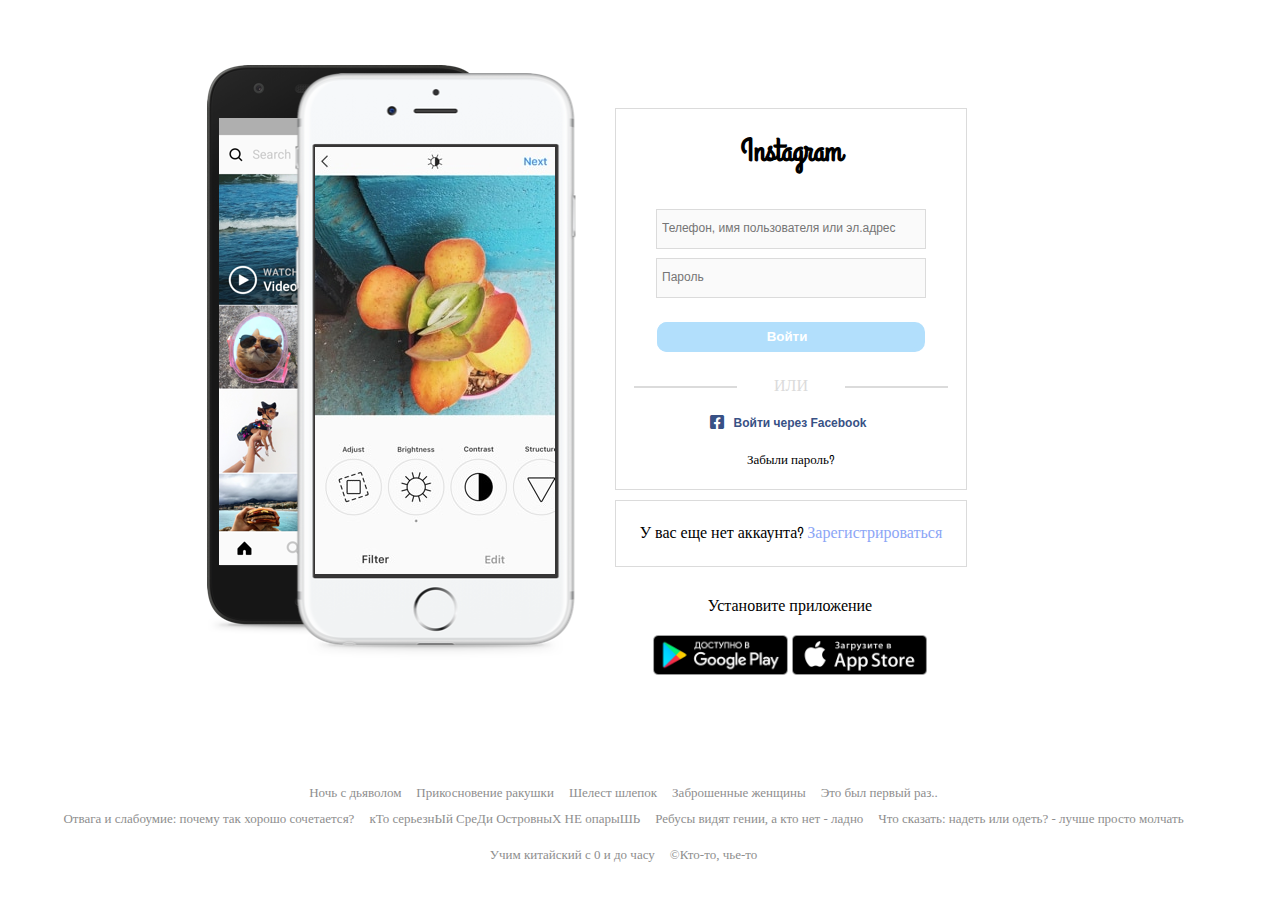
<file: inst/index.html>
<!DOCTYPE html>
<html lang="en">
<head>
    <meta charset="UTF-8">
    <title>Document</title>
    <link rel="stylesheet" href="style.css">
    <link rel="preconnect" href="https://fonts.googleapis.com">
<link rel="preconnect" href="https://fonts.gstatic.com" crossorigin>
<link href="https://fonts.googleapis.com/css2?family=Grand+Hotel&display=swap" rel="stylesheet">
<link rel="stylesheet" href="my-style.css">
</head>
<body>
    <main>
       <div class="background">
       
        <div class="app">
            <div class="img_box">
               <div class="img1"><img src="img/1.jpg" alt=""></div>
                <div class="img2"><img src="img/2.jpg" alt=""></div>
                <div class="img3"><img src="img/3.jpg" alt=""></div>
                <div class="img4"><img src="img/4.jpg" alt=""></div>
                <div class="img5"><img src="img/5.jpg" alt=""></div>
            </div>
        </div>
        
        
        <div class="interface">
               <div class="window1">
                       
                        <h1>Instagram</h1>
                        <div class="login"><input type="text" placeholder="Телефон, имя пользователя или эл.адрес" size="40"></div>
                        <div class="password"><input type="text" placeholder="Пароль"></div>
                        <div class="sign_in"><button>Войти</button></div>
                        <div class="dividing_line">
                            
                            <div class="line1"></div>
                            <div class="or">ИЛИ</div>
                            <div class="line2"></div>
                            
                  </div>
                       
                       <div class = "window_el">
                        <span class="icon"><i class="icon-icon-custom"></i></span>
                        <span><button><a href="s">Войти через Facebook</a></button></span>
                        
                        
                        </div>
                        <div class="forget_password">
                
                <a href="s">Забыли пароль?</a>
                
                </div>
                        
           </div>
                
            <div class="window2">
                
                <span>У вас еще нет аккаунта?</span> <a href="s"><span>Зарегистрироваться</span></a>
                
            </div>
               
                   <div class="window3">
                    <span>Установите приложение</span>
                    <a href="s"><img src="img/button1.png" alt="" ></a>
                    <a href="s"><img src="img/button2.png" alt=""></a>
                    </div>        
                </div>
        </div>
    </main>
    
    <footer>
       
       <div class="el_footer">
        <div class="el_footer1">
            <div><a href="s">Ночь с дьяволом</a></div>
            <div><a href="s">Прикосновение ракушки</a></div>
            <div><a href="s">Шелест шлепок</a></div>
            <div><a href="s">Заброшенные женщины</a></div>
            <div><a href="s">Это был первый раз..</a></div>
        </div>
        <div class="el_footer2">
            <div><a href="s">Отвага и слабоумие: почему так хорошо сочетается?</a></div>
            <div><a href="https://www.google.com/search?q=%D1%82%D1%8B+%D1%81%D0%B4%D0%BE%D1%85%D0%BD%D0%B5%D1%88%D1%8C&rlz=1C1GCEU_ruRU971RU971&oq=%D1%82%D1%8B+%D1%81%D0%B4%D0%BE%D1%85%D0%BD%D0%B5%D1%88%D1%8C&aqs=chrome..69i57.3110j0j7&sourceid=chrome&ie=UTF-8">кТо серьезнЫй СреДи ОстровныХ НЕ опарыШЬ</a></div>
            <div><a href="s">Ребусы видят гении, а кто нет - ладно</a></div>
            <div> <a href="s">Что сказать: надеть или одеть? - лучше просто молчать</a></div>
        </div>
        <div class="el_footer3">
            <div><a href="s">Учим китайский с 0 и до часу</a></div>
            <div><a href="s">©Кто-то, чье-то</a></div>
        </div>
        </div>
    </footer>
</body>
</html>
</file>
<file: inst/style.css>
.app{
    width: 100px;
    height: 100px;

}

.interface{
    width: 500px;
    height: 500px;

}

.interface {}

.background{
    width: 100%;
    height: 700px;
    display: flex;
    justify-content: center;
    align-items: center;
}

.interface h1{
    font-family: 'Grand Hotel', cursive;
    text-align: center;
}

.window1{
    border: 1px solid #DBDBDB;
    height: 380px;
    width: 350px;
    display: flex;
    flex-direction: column;
    justify-content: space-between;

}

.window_el{
    text-align: center;
    margin-bottom: 3px;
}


.login{
    width: 268px;
    height: 38px;
    border: 1px solid #DBDBDB;
    align-self:center;
    background: #FAFAFA;
    margin-bottom: 5px;
    
}

.icon{
    
}

.password{
    width: 268px;
    height: 38px;
    border: 1px solid #DBDBDB;
    align-self: center;
        position: relative;
    bottom: 10px;
    background: #FAFAFA;
    
}

.sign_in{
     width: 268px;
    height: 30px;
    background: #B2DFFC;
    align-self: center;
    border-radius: 10px;
}

.dividing_line{
    display: flex;
    padding-top: 10px;
    justify-content: space-around;
}

.line1{
    border: 1px solid #DBDBDB;
    height: 0.1px;
    width: 101px;
    position: relative;
    top: 10px;
}

.or{
    font-family: 'Grand Hotel', cursive;
    color: #DBDBDB;
}

.line2{
    border: 1px solid #DBDBDB;
    height: 0.1px;
    width: 101px;
    position: relative;
    top: 10px;
    
}

.login input{
    border: 0px;
    height: 33px;
    width: 260px;
    padding-left: 5px;
    padding-top: 2px;
    font-size: 12px;
    background: #FAFAFA;
}

.login input:focus{
    outline: none;
}

.password input{
        border: 0px;
    height: 33px;
    width: 260px;
    padding-left: 5px;
    padding-top: 2px;
    font-size: 12px;
    background: #FAFAFA;
}

.password input:focus{
    outline: none;
}

.sign_in button{
    width: 260px;
    height: 30px;
    color: white;
    background: #B2DFFC;
    border: none;
    border-radius: 10px;
    font-weight: bold;
}

.window_el button{
    height: 20px;
    width: 145px;
    border: none;
    border-radius: 10px;
    font-weight: bold;
    font-size: 12px;
    align-self: center;
    background: white;

}

.window_el a{
    text-decoration: none;
    color: #385185;
}

.icon{
    position: relative;
    top: 2px;
    color: #385185;
}

.forget_password{
    text-align: center;
    margin-bottom: 20px;
}

.forget_password a{
    text-decoration: none;
    color: black;
    font-size: 13px;
    font-family: 'Grand Hotel';
    
}


.app{
    width: 450px;
    height: 620px;
    background: url(img/43cc71bb1b43.png);
}




.window2{
    border: 1px solid #DBDBDB;
    height: 65px;
    width: 350px;
    margin-top: 10px;
    display: flex;
    justify-content: center;
    align-items:center;
    font-family: 'Grand Hotel';
    font-weight: none;

}

.window2 a{
    text-decoration: none;
    color: #8CA6F6;
    margin-left: 3px;
}

.window3{
    width: 350px;
    text-align: center;
    margin-top: 30px;
}


.img_box{
  position: relative;

    top: 312px;
    left: 45px;

}


.img_box img{
  position: absolute;

  left: 0;
  right: 0;
  top: 0;
  bottom: 0;

 margin: auto;
    
}



.img5{ 
animation-name: move;
 animation-duration: 30s;
 animation-iteration-count: infinite;

}


@keyframes move{
    100%{
        opacity: 1;
    }
    
    99%{
        opacity: 0;
    }
    
    30%{
        opacity: 0
    }
    
    
    10%{
        opacity: 1;
    }
    
    
    0%{
        opacity: 1;
    }
    
    
}

.img4{
    animation-name: move;
 animation-duration: 30s;
    animation-delay: 7s;
 animation-iteration-count: infinite;
}

.img3{
    animation-name: move;
 animation-duration: 30s;
animation-delay: 13s;
 animation-iteration-count: infinite;
}

.img2{
    animation-name: move;
 animation-duration: 30s;
animation-delay: 20s;
 animation-iteration-count: infinite;
}

.img1{
    animation-name: move;
    animation-duration: 30s;
    animation-delay: 25s;
 animation-iteration-count: infinite;
}

.window3 img{
    width: 135px;
    height: 40px;
    
}

.window3 span{
    display: block;
    margin-bottom: 20px;
}


    
.el_footer{
    position: absolute;
    bottom: 95px;
    font-size: 13px;
    width: 95%;
    height: 30px;    

}

.el_footer1{
  display: flex;
    flex-direction: row;
    justify-content: center;
    margin-top: 10px;
    
}

.el_footer1 div{
    margin-left: 15px;
    text-decoration: none;
}

 .el_footer2{
 display: flex;
    flex-direction: row;
     justify-content: center;
         margin-top: 10px;
         flex-wrap: wrap;
}

.el_footer2 div{
    margin-left: 15px;
    text-decoration: none;
}

 .el_footer3{
 display: flex;
    flex-direction: row;
     justify-content: center;
         margin-top: 20px;
     text-decoration: none;

}

.el_footer1 a{
    text-decoration: none;
    color: #8E8E8E;
}


.el_footer2 a{
    text-decoration: none;
    color: #8E8E8E;
}

.el_footer3 a{
    text-decoration: none;
    color: #8E8E8E;
}


.el_footer3 div{
    margin-left: 15px;
}
</file>
<file: inst/my-style.css>
@font-face {
  font-family: 'icomoon';
  src:  url('fonts/icomoon.eot?he2woq');
  src:  url('fonts/icomoon.eot?he2woq#iefix') format('embedded-opentype'),
    url('fonts/icomoon.ttf?he2woq') format('truetype'),
    url('fonts/icomoon.woff?he2woq') format('woff'),
    url('fonts/icomoon.svg?he2woq#icomoon') format('svg');
  font-weight: normal;
  font-style: normal;
  font-display: block;
}

[class^="icon-"], [class*=" icon-"] {
  /* use !important to prevent issues with browser extensions that change fonts */
  font-family: 'icomoon' !important;
  speak: never;
  font-style: normal;
  font-weight: normal;
  font-variant: normal;
  text-transform: none;
  line-height: 1;

  /* Better Font Rendering =========== */
  -webkit-font-smoothing: antialiased;
  -moz-osx-font-smoothing: grayscale;
}

.icon-icon-custom:before {
  content: "\e900";
}
</file>
